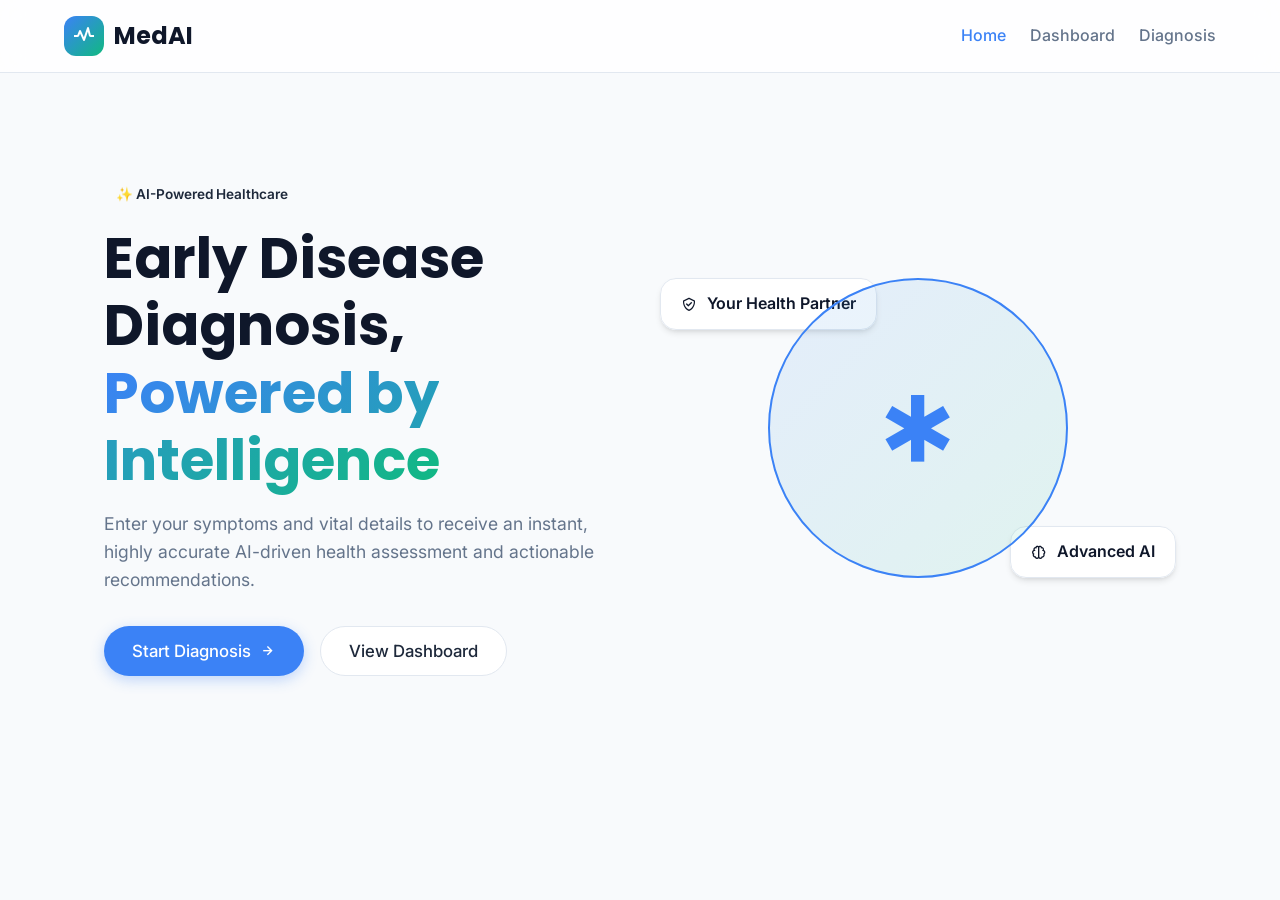
<file: frontend/index.html>
<!DOCTYPE html>
<html lang="en">
<head>
    <meta charset="UTF-8">
    <meta name="viewport" content="width=device-width, initial-scale=1.0">
    <title>MedAI - Healthcare Dashboard</title>
    <link href="https://fonts.googleapis.com/css2?family=Inter:wght@300;400;500;600;700&family=Poppins:wght@500;600;700&display=swap" rel="stylesheet">
    <link href='https://unpkg.com/boxicons@2.1.4/css/boxicons.min.css' rel='stylesheet'>
    <link rel="stylesheet" href="style.css">
</head>
<body>
    <!-- Navbar -->
    <nav class="navbar">
        <div class="logo" onclick="window.location.href='index.html'">
            <div class="logo-icon"><i class='bx bx-pulse'></i></div>
            <span>MedAI</span>
        </div>
        <div class="nav-links">
            <a href="index.html" class="nav-link active">Home</a>
            <a href="dashboard.html" class="nav-link">Dashboard</a>
            <a href="diagnosis.html" class="nav-link">Diagnosis</a>
        </div>
    </nav>

    <!-- Main Container -->
    <main class="container">
        <!-- Landing Page Hero -->
        <div class="hero">
            <div class="hero-content">
                <div class="badge">✨ AI-Powered Healthcare</div>
                <h1>Early Disease Diagnosis,<br><span class="text-gradient">Powered by Intelligence</span></h1>
                <p>Enter your symptoms and vital details to receive an instant, highly accurate AI-driven health assessment and actionable recommendations.</p>
                <div class="hero-buttons">
                    <button class="btn btn-primary btn-large" onclick="window.location.href='diagnosis.html'">
                        Start Diagnosis <i class='bx bx-right-arrow-alt'></i>
                    </button>
                    <button class="btn btn-secondary btn-large" onclick="window.location.href='dashboard.html'">
                        View Dashboard
                    </button>
                </div>
            </div>
            <div class="hero-visual">
                <div class="glass-card floating-1">
                    <i class='bx bx-check-shield'></i> Your Health Partner
                </div>
                <div class="glass-card floating-2">
                    <i class='bx bx-brain'></i> Advanced AI
                </div>
                <div class="hero-image-placeholder">
                    <div class="pulse-ring"></div>
                    <i class='bx bx-health'></i>
                </div>
            </div>
        </div>
    </main>
</body>
</html>
</file>
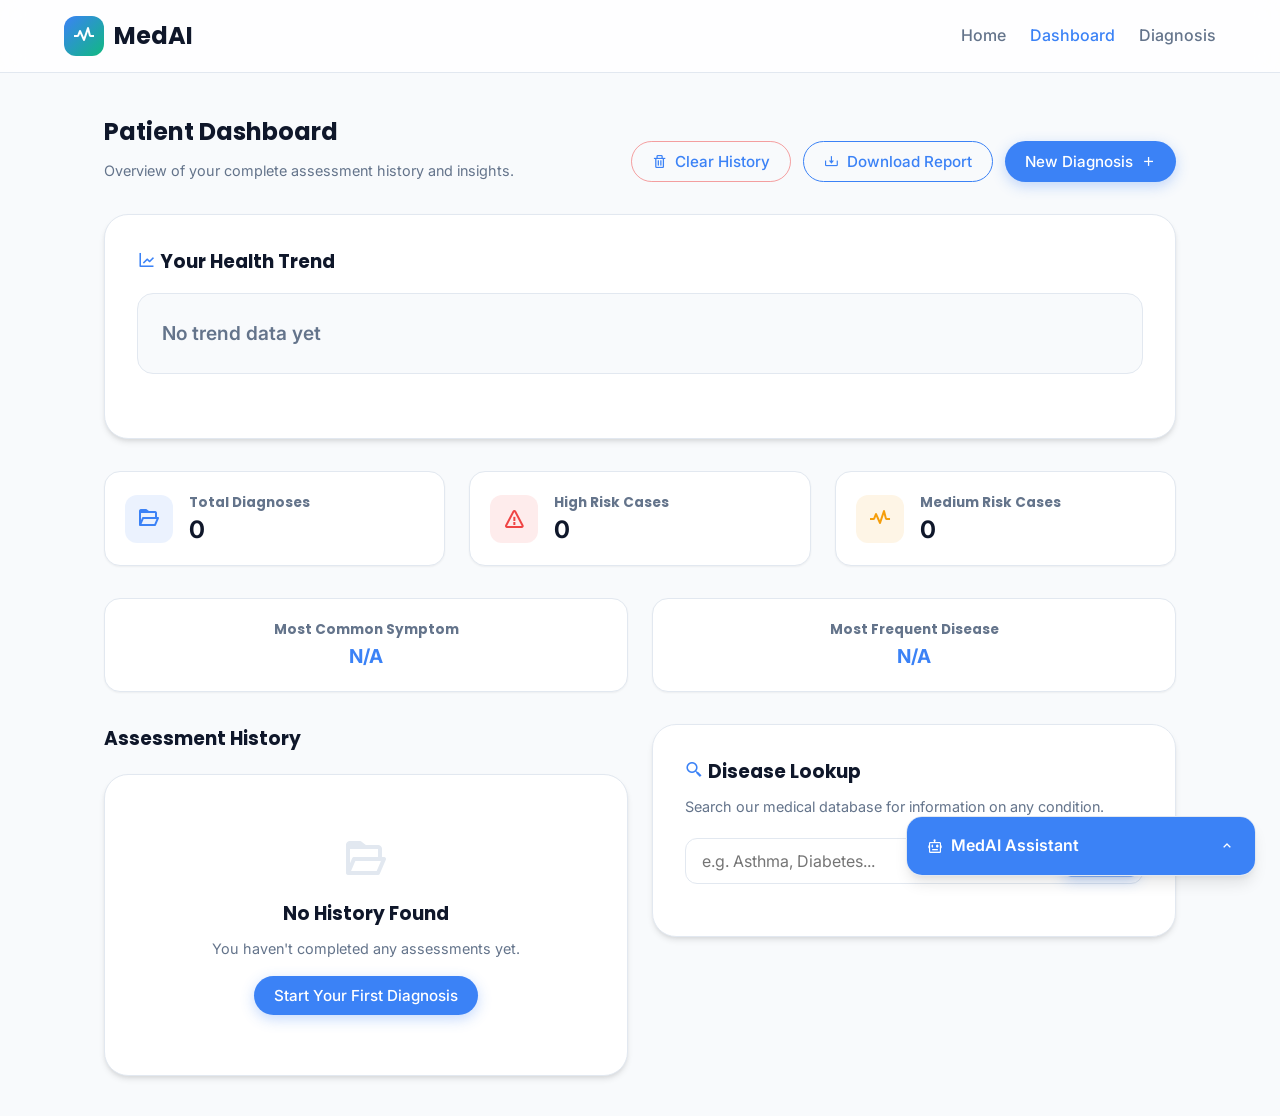
<file: frontend/dashboard.html>
<!DOCTYPE html>
<html lang="en">
<head>
    <meta charset="UTF-8">
    <meta name="viewport" content="width=device-width, initial-scale=1.0">
    <title>MedAI - Patient Dashboard</title>
    <link href="https://fonts.googleapis.com/css2?family=Inter:wght@300;400;500;600;700&family=Poppins:wght@500;600;700&display=swap" rel="stylesheet">
    <link href='https://unpkg.com/boxicons@2.1.4/css/boxicons.min.css' rel='stylesheet'>
    <link rel="stylesheet" href="style.css">
    <style>
        .trend-container {
            display: flex;
            align-items: center;
            justify-content: space-between;
            background: var(--bg-color);
            padding: 24px;
            border-radius: var(--radius-md);
            margin-bottom: 32px;
            border: 1px solid var(--border-light);
        }
        .trend-text { font-size: 1.2rem; font-weight: 600; display: flex; align-items: center; gap: 8px; }
        .timeline-wrapper {
            display: flex;
            align-items: center;
            gap: 16px;
            overflow-x: auto;
            padding-bottom: 8px;
        }
        .timeline-node {
            display: flex;
            flex-direction: column;
            align-items: center;
            min-width: 100px;
            position: relative;
        }
        .timeline-node:not(:last-child)::after {
            content: '';
            position: absolute;
            top: 14px;
            right: -25px;
            width: 30px;
            height: 2px;
            background: var(--border-light);
            z-index: 0;
        }
        .tl-dot {
            width: 30px;
            height: 30px;
            border-radius: 50%;
            display: flex;
            align-items: center;
            justify-content: center;
            color: white;
            font-size: 1rem;
            z-index: 1;
            margin-bottom: 8px;
        }
        .tl-date { font-size: 0.8rem; color: var(--text-muted); font-weight: 500; text-align: center; }
        .tl-risk { font-size: 0.85rem; font-weight: 600; text-align: center; }
    </style>
</head>
<body>
    <!-- Navbar -->
    <nav class="navbar">
        <div class="logo" onclick="window.location.href='index.html'">
            <div class="logo-icon"><i class='bx bx-pulse'></i></div>
            <span>MedAI</span>
        </div>
        <div class="nav-links">
            <a href="index.html" class="nav-link">Home</a>
            <a href="dashboard.html" class="nav-link active">Dashboard</a>
            <a href="diagnosis.html" class="nav-link">Diagnosis</a>
        </div>
    </nav>

    <main class="container">
        <div style="display: flex; justify-content: space-between; align-items: flex-end; margin-bottom: 32px; flex-wrap: wrap; gap: 16px;">
            <div>
                <h2 style="margin-bottom: 8px;">Patient Dashboard</h2>
                <p class="text-muted">Overview of your complete assessment history and insights.</p>
            </div>
            <div style="display: flex; gap: 12px;">
                <button class="btn btn-outline text-red" style="border-color: rgba(239, 68, 68, 0.5);" onclick="app.clearHistory()">
                    <i class='bx bx-trash'></i> Clear History
                </button>
                <button class="btn btn-outline" onclick="app.downloadReport()">
                    <i class='bx bx-download'></i> Download Report
                </button>
                <button class="btn btn-primary" onclick="window.location.href='diagnosis.html'">
                    New Diagnosis <i class='bx bx-plus'></i>
                </button>
            </div>
        </div>

        <!-- Health Trend Timeline -->
        <div class="card" style="margin-bottom: 32px;">
            <h3 style="margin-bottom: 16px;"><i class='bx bx-line-chart text-primary'></i> Your Health Trend</h3>
            <div class="trend-container">
                <div id="trend-status" class="trend-text text-muted">
                    <i class='bx bx-minus-circle'></i> Stable condition
                </div>
                <div class="timeline-wrapper" id="timeline-wrapper">
                    <!-- Populated by JS -->
                    <span class="text-muted" style="font-size: 0.9rem;">Not enough data for timeline.</span>
                </div>
            </div>
        </div>

        <!-- Insights -->
        <div class="grid-3" style="margin-bottom: 32px;">
            <div class="stat-card">
                <div class="stat-icon bg-blue"><i class='bx bx-folder-open'></i></div>
                <div class="stat-info">
                    <h4>Total Diagnoses</h4>
                    <span id="stat-total">0</span>
                </div>
            </div>
            <div class="stat-card">
                <div class="stat-icon bg-red"><i class='bx bx-error'></i></div>
                <div class="stat-info">
                    <h4>High Risk Cases</h4>
                    <span id="stat-high-risk">0</span>
                </div>
            </div>
            <div class="stat-card">
                <div class="stat-icon bg-yellow"><i class='bx bx-pulse'></i></div>
                <div class="stat-info">
                    <h4>Medium Risk Cases</h4>
                    <span id="stat-med-risk">0</span>
                </div>
            </div>
        </div>
        
        <div class="grid-2" style="margin-bottom: 32px;">
            <div class="stat-card" style="justify-content: center; text-align: center;">
                <div class="stat-info">
                    <h4>Most Common Symptom</h4>
                    <span id="stat-top-symptom" style="font-size: 1.2rem; color: var(--primary);">None</span>
                </div>
            </div>
            <div class="stat-card" style="justify-content: center; text-align: center;">
                <div class="stat-info">
                    <h4>Most Frequent Disease</h4>
                    <span id="stat-top-disease" style="font-size: 1.2rem; color: var(--primary);">None</span>
                </div>
            </div>
        </div>

        <div class="grid-2">
            <!-- Left: History -->
            <div>
                <h3 style="margin-bottom: 20px;">Assessment History</h3>
                <div id="history-list" style="display: flex; flex-direction: column; gap: 16px;">
                    <!-- Populated by JS -->
                </div>
            </div>

            <!-- Right: Disease Search System -->
            <div>
                <div class="card" style="position: sticky; top: 100px;">
                    <h3 style="margin-bottom: 8px;"><i class='bx bx-search-alt-2 text-primary'></i> Disease Lookup</h3>
                    <p class="text-muted" style="margin-bottom: 20px; font-size: 0.9rem;">Search our medical database for information on any condition.</p>
                    
                    <div class="input-group">
                        <div style="position: relative;">
                            <input type="text" id="disease-search-input" placeholder="e.g. Asthma, Diabetes..." onkeypress="app.handleSearchKey(event)">
                            <button onclick="app.searchDisease()" class="btn btn-primary" style="position: absolute; right: 4px; top: 50%; transform: translateY(-50%); padding: 6px 12px; border-radius: 8px;">Search</button>
                        </div>
                    </div>

                    <!-- Search Loading State -->
                    <div id="search-loading" class="hidden text-center" style="padding: 30px;">
                        <i class='bx bx-loader-alt bx-spin text-primary' style="font-size: 2rem;"></i>
                        <p class="text-muted mt-2">Searching database...</p>
                    </div>
                    
                    <!-- Search Error State -->
                    <div id="search-error" class="hidden text-center" style="padding: 20px; color: var(--text-muted); font-size: 0.9rem;">
                        <!-- Inline error message injected here if needed -->
                    </div>

                    <!-- Search Results -->
                    <div id="search-results" class="hidden" style="margin-top: 24px; padding-top: 24px; border-top: 1px solid var(--border-light);">
                        <h4 id="sr-name" style="margin-bottom: 12px; color: var(--primary); font-size: 1.2rem;">Disease Name</h4>
                        
                        <div style="margin-bottom: 16px;">
                            <span style="font-size: 0.85rem; font-weight: 600; color: var(--text-main);">Symptoms:</span>
                            <div id="sr-symptoms" style="font-size: 0.9rem; color: var(--text-muted); margin-top: 4px;"></div>
                        </div>
                        <div style="margin-bottom: 16px;">
                            <span style="font-size: 0.85rem; font-weight: 600; color: var(--text-main);">Causes:</span>
                            <div id="sr-causes" style="font-size: 0.9rem; color: var(--text-muted); margin-top: 4px;"></div>
                        </div>
                        <div style="margin-bottom: 16px;">
                            <span style="font-size: 0.85rem; font-weight: 600; color: var(--text-main);">Prevention:</span>
                            <div id="sr-prevention" style="font-size: 0.9rem; color: var(--text-muted); margin-top: 4px;"></div>
                        </div>
                        <div>
                            <span style="font-size: 0.85rem; font-weight: 600; color: var(--text-main);">Basic Treatment:</span>
                            <div id="sr-treatment" style="font-size: 0.9rem; color: var(--text-muted); margin-top: 4px;"></div>
                        </div>
                    </div>
                </div>
            </div>
        </div>
    </main>

    <div id="toast">An error occurred. Please try again.</div>

    <script src="script.js"></script>
</body>
</html>
</file>
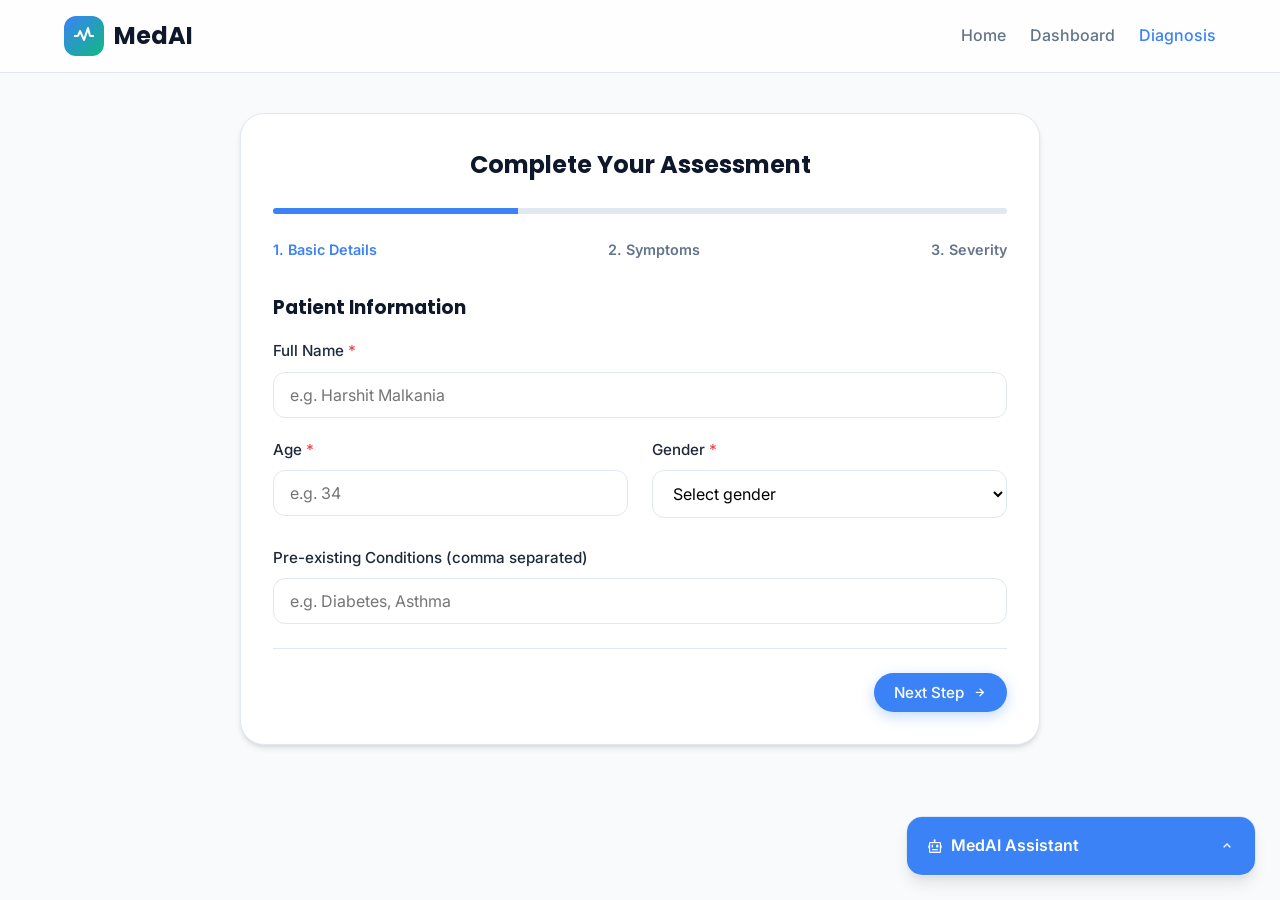
<file: frontend/diagnosis.html>
<!DOCTYPE html>
<html lang="en">
<head>
    <meta charset="UTF-8">
    <meta name="viewport" content="width=device-width, initial-scale=1.0">
    <title>MedAI - New Diagnosis</title>
    <link href="https://fonts.googleapis.com/css2?family=Inter:wght@300;400;500;600;700&family=Poppins:wght@500;600;700&display=swap" rel="stylesheet">
    <link href='https://unpkg.com/boxicons@2.1.4/css/boxicons.min.css' rel='stylesheet'>
    <link rel="stylesheet" href="style.css">
    <style>
        .step-label { transition: color 0.3s; }
        .step-label.active { color: var(--primary); }
    </style>
</head>
<body>
    <!-- Navbar -->
    <nav class="navbar">
        <div class="logo" onclick="window.location.href='index.html'">
            <div class="logo-icon"><i class='bx bx-pulse'></i></div>
            <span>MedAI</span>
        </div>
        <div class="nav-links">
            <a href="index.html" class="nav-link">Home</a>
            <a href="dashboard.html" class="nav-link">Dashboard</a>
            <a href="diagnosis.html" class="nav-link active">Diagnosis</a>
        </div>
    </nav>

    <main class="container">
        <div class="card" style="max-width: 800px; margin: 0 auto;">
            <h2 class="text-center" style="margin-bottom: 24px;">Complete Your Assessment</h2>
            
            <!-- Progress Indicator -->
            <div style="width: 100%; height: 6px; background: var(--border-light); border-radius: 3px; margin-bottom: 24px; overflow: hidden;">
                <div id="diag-progress" style="width: 33.33%; height: 100%; background: var(--primary); transition: width 0.4s ease;"></div>
            </div>
            <div style="display: flex; justify-content: space-between; margin-bottom: 32px; font-weight: 600; color: var(--text-muted); font-size: 0.9rem;">
                <span id="step-label-1" class="step-label active">1. Basic Details</span>
                <span id="step-label-2" class="step-label">2. Symptoms</span>
                <span id="step-label-3" class="step-label">3. Severity</span>
            </div>

            <form id="diagnosis-form">
                
                <!-- STEP 1: Basic Details -->
                <div id="diag-step-1">
                    <h3 style="margin-bottom: 16px;">Patient Information</h3>
                    <div class="input-group">
                        <label>Full Name <span class="text-red">*</span></label>
                        <input type="text" id="diag-name" placeholder="e.g. Harshit Malkania " required>
                    </div>
                    <div class="grid-2">
                        <div class="input-group">
                            <label>Age <span class="text-red">*</span></label>
                            <input type="number" id="diag-age" placeholder="e.g. 34" min="1" max="120" required>
                        </div>
                        <div class="input-group">
                            <label>Gender <span class="text-red">*</span></label>
                            <select id="diag-gender" required>
                                <option value="" disabled selected>Select gender</option>
                                <option value="Male">Male</option>
                                <option value="Female">Female</option>
                                <option value="Other">Other</option>
                            </select>
                        </div>
                    </div>
                    <div class="input-group mt-2">
                        <label>Pre-existing Conditions (comma separated)</label>
                        <input type="text" id="diag-conditions" placeholder="e.g. Diabetes, Asthma">
                    </div>
                    <div style="display: flex; justify-content: flex-end; margin-top: 24px; padding-top: 24px; border-top: 1px solid var(--border-light);">
                        <button type="button" class="btn btn-primary" onclick="app.nextStep(2)">Next Step <i class='bx bx-right-arrow-alt'></i></button>
                    </div>
                </div>

                <!-- STEP 2: Symptoms -->
                <div id="diag-step-2" class="hidden">
                    <h3 style="margin-bottom: 8px;">Symptom Assessment</h3>
                    <p class="text-muted" style="margin-bottom: 16px;">Select all symptoms you are currently experiencing.</p>
                    
                    <div class="input-group">
                        <div style="position: relative;">
                            <i class='bx bx-search' style="position: absolute; left: 16px; top: 50%; transform: translateY(-50%); color: var(--text-muted); font-size: 1.2rem;"></i>
                            <input type="text" id="symptom-search-input" placeholder="Search symptoms..." style="padding-left: 48px;">
                        </div>
                    </div>

                    <div class="symptoms-grid" id="symptoms-container" style="max-height: 200px; overflow-y: auto; padding-right: 10px; margin-bottom: 24px;">
                        <!-- Populated by JS -->
                    </div>
                    
                    <div style="background: var(--bg-color); padding: 16px; border-radius: 12px; border: 1px dashed var(--border-light);">
                        <h4 style="margin-bottom: 8px; font-size: 0.95rem; color: var(--text-muted);">Selected Symptoms</h4>
                        <div id="selected-symptoms" class="symptoms-grid">
                            <span class="text-muted" style="font-size: 0.85rem;">None selected.</span>
                        </div>
                    </div>

                    <div style="display: flex; justify-content: space-between; margin-top: 24px; padding-top: 24px; border-top: 1px solid var(--border-light);">
                        <button type="button" class="btn btn-outline" onclick="app.nextStep(1)">Back</button>
                        <button type="button" class="btn btn-primary" onclick="app.nextStep(3)">Next Step <i class='bx bx-right-arrow-alt'></i></button>
                    </div>
                </div>

                <!-- STEP 3: Severity -->
                <div id="diag-step-3" class="hidden">
                    <h3 style="margin-bottom: 8px;">Severity of Symptoms</h3>
                    <p class="text-muted" style="margin-bottom: 24px;">How severe are your overall symptoms?</p>
                    
                    <div class="grid-3">
                        <div class="severity-card" onclick="app.selectSeverity('mild')" id="sev-mild">
                            <div class="sev-icon bg-green"><i class='bx bx-smile'></i></div>
                            <h4 style="margin-bottom: 8px;">Mild</h4>
                            <p style="font-size: 0.85rem; color: var(--text-muted);">Noticeable but doesn't interfere with daily activities</p>
                        </div>
                        <div class="severity-card" onclick="app.selectSeverity('moderate')" id="sev-moderate">
                            <div class="sev-icon bg-yellow"><i class='bx bx-meh'></i></div>
                            <h4 style="margin-bottom: 8px;">Moderate</h4>
                            <p style="font-size: 0.85rem; color: var(--text-muted);">Interferes somewhat with daily activities</p>
                        </div>
                        <div class="severity-card" onclick="app.selectSeverity('severe')" id="sev-severe">
                            <div class="sev-icon bg-red"><i class='bx bx-sad'></i></div>
                            <h4 style="margin-bottom: 8px;">Severe</h4>
                            <p style="font-size: 0.85rem; color: var(--text-muted);">Significantly impacts or prevents daily activities</p>
                        </div>
                    </div>

                    <div style="display: flex; justify-content: space-between; margin-top: 32px; padding-top: 24px; border-top: 1px solid var(--border-light);">
                        <button type="button" class="btn btn-outline" onclick="app.nextStep(2)">Back</button>
                        <button type="submit" class="btn btn-accent btn-large" id="submit-btn">
                            Get Diagnosis <i class='bx bx-magic-wand'></i>
                        </button>
                    </div>
                </div>

            </form>
        </div>
    </main>

    <!-- Global Loader -->
    <div id="global-loader" class="loader-overlay hidden">
        <div class="spinner"></div>
        <h3 style="color: white; margin-top: 16px;">Analyzing with AI...</h3>
        <p style="color: #CBD5E1; margin-top: 8px;">Please wait while we process your symptoms.</p>
    </div>

    <script src="script.js"></script>
</body>
</html>
</file>
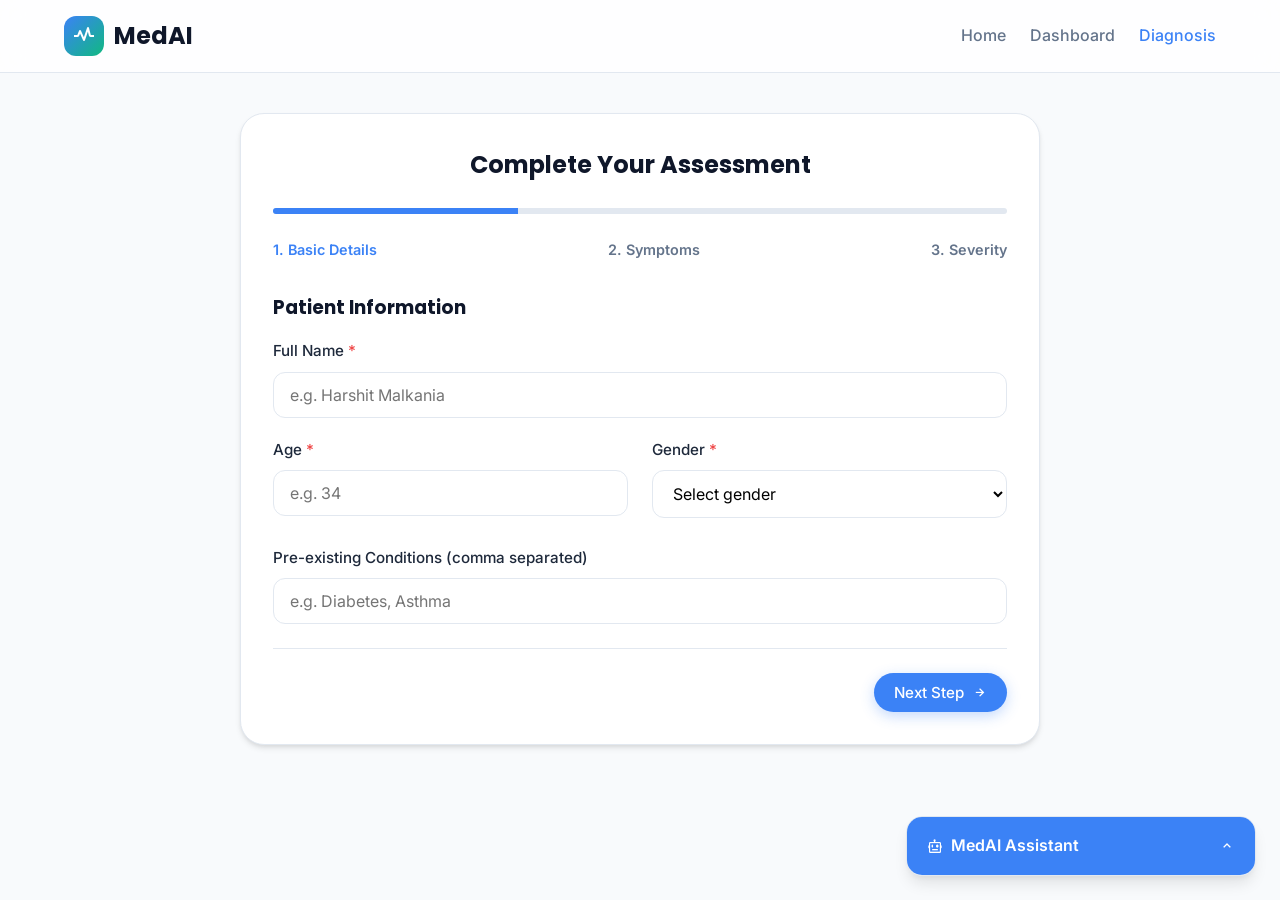
<file: frontend/result.html>
<!DOCTYPE html>
<html lang="en">
<head>
    <meta charset="UTF-8">
    <meta name="viewport" content="width=device-width, initial-scale=1.0">
    <title>MedAI - Assessment Results</title>
    <link href="https://fonts.googleapis.com/css2?family=Inter:wght@300;400;500;600;700&family=Poppins:wght@500;600;700&display=swap" rel="stylesheet">
    <link href='https://unpkg.com/boxicons@2.1.4/css/boxicons.min.css' rel='stylesheet'>
    <link rel="stylesheet" href="style.css">
    <style>
        .score-circle {
            width: 120px;
            height: 120px;
            border-radius: 50%;
            display: flex;
            align-items: center;
            justify-content: center;
            flex-direction: column;
            border: 8px solid var(--border-light);
            margin: 0 auto 16px;
            background: var(--white);
            color: var(--dark-card);
            transition: border-color 1s ease;
        }
        .score-circle .number { font-size: 2.2rem; font-weight: 700; line-height: 1; }
        .score-circle .label { font-size: 0.8rem; font-weight: 600; color: var(--text-muted); text-transform: uppercase; margin-top: 4px; }
        .next-steps-list { list-style: none; padding: 0; margin: 0; }
        .next-steps-list li { display: flex; align-items: flex-start; gap: 10px; margin-bottom: 12px; font-size: 0.95rem; }
        .next-steps-list i { font-size: 1.2rem; margin-top: 2px; }
    </style>
</head>
<body>
    <!-- Navbar -->
    <nav class="navbar">
        <div class="logo" onclick="window.location.href='index.html'">
            <div class="logo-icon"><i class='bx bx-pulse'></i></div>
            <span>MedAI</span>
        </div>
        <div class="nav-links">
            <a href="index.html" class="nav-link">Home</a>
            <a href="dashboard.html" class="nav-link">Dashboard</a>
            <a href="diagnosis.html" class="nav-link">Diagnosis</a>
        </div>
    </nav>

    <main class="container">
        <div class="grid-2">
            <!-- Results Main -->
            <div>
                <h2 id="res-greeting" style="margin-bottom: 8px;">Hello</h2>
                <p class="text-muted" style="margin-bottom: 32px;">Here is your personalized AI-driven health assessment.</p>
                
                <div id="emergency-banner" class="emergency-banner hidden">
                    <i class='bx bx-error-circle bx-tada'></i>
                    <div>
                        <strong>High Severity Alert</strong>
                        <p>Based on your inputs, we strongly advise seeking immediate medical attention.</p>
                    </div>
                </div>

                <div class="card" style="margin-bottom: 24px;">
                    <h3 style="margin-bottom: 24px; border-bottom: 1px solid var(--border-light); padding-bottom: 16px;">
                        <i class='bx bx-check-shield text-primary'></i> Possible Conditions
                    </h3>
                    <div id="diseases-list">
                        <!-- Populated by JS -->
                    </div>
                </div>

                <!-- Smart Explanation -->
                <div class="card bg-blue" style="border: 1px solid rgba(59, 130, 246, 0.2); margin-bottom: 24px;">
                    <h4 style="margin-bottom: 12px; display: flex; align-items: center; gap: 8px; color: var(--primary);">
                        <i class='bx bx-brain'></i> AI Analysis Explanation
                    </h4>
                    <p style="font-size: 0.95rem; color: var(--text-main); margin-bottom: 12px;">Based on your reported symptoms of <strong id="exp-symptoms"></strong>, our machine learning model identified patterns commonly associated with <strong id="exp-disease"></strong>.</p>
                    <p style="font-size: 0.9rem; color: var(--text-muted);">Please note that this is a probabilistic prediction model and not a definitive medical diagnosis.</p>
                </div>

                <!-- Actionable Next Steps -->
                <div class="card" style="border-top: 4px solid var(--primary);">
                    <h3 style="margin-bottom: 16px; display: flex; align-items: center; gap: 8px;">
                        <i class='bx bx-map-alt text-primary'></i> Recommended Next Steps
                    </h3>
                    <ul class="next-steps-list" id="next-steps-list">
                        <!-- Populated by JS -->
                    </ul>
                </div>
            </div>

            <!-- Results Sidebar -->
            <div>
                <div class="dark-card" style="position: sticky; top: 100px;">
                    
                    <!-- Health Score Widget -->
                    <div style="text-align: center; margin-bottom: 32px; padding-bottom: 24px; border-bottom: 1px solid rgba(255,255,255,0.1);">
                        <h3 style="color: white; margin-bottom: 20px;">Overall Health Score</h3>
                        <div class="score-circle" id="health-score-circle">
                            <div class="number" id="hs-number">--</div>
                            <div class="label">out of 100</div>
                        </div>
                        <div id="hs-label" class="badge" style="background: rgba(255,255,255,0.1); color: white; font-size: 1rem; padding: 6px 16px;">Processing</div>
                    </div>

                    <h3 style="margin-bottom: 24px;">Assessment Summary</h3>
                    
                    <div style="display: flex; justify-content: space-between; align-items: center; border-bottom: 1px solid rgba(255,255,255,0.1); padding-bottom: 16px; margin-bottom: 20px;">
                        <span style="color: #CBD5E1;">Risk Level</span>
                        <span id="res-risk-badge" class="badge">Processing...</span>
                    </div>

                    <div style="background: rgba(255,255,255,0.05); padding: 20px; border-radius: 16px; margin-bottom: 32px; border: 1px solid rgba(255,255,255,0.1);">
                        <h4 style="color: white; margin-bottom: 12px; display: flex; align-items: center; gap: 8px;">
                            <i class='bx bx-bulb text-accent' style="font-size: 1.2rem;"></i> General Advice
                        </h4>
                        <p id="res-recommendation" style="color: #E2E8F0; font-size: 0.95rem; line-height: 1.6;">Loading...</p>
                    </div>

                    <button class="btn btn-primary btn-full btn-large" id="save-btn" onclick="app.saveAndGoDashboard()">
                        Save & View Dashboard <i class='bx bx-right-arrow-alt'></i>
                    </button>
                    <button class="btn btn-outline btn-full mt-4" style="color: white; border-color: rgba(255,255,255,0.3);" onclick="window.location.href='diagnosis.html'">
                        Start New Assessment
                    </button>
                </div>
            </div>
        </div>
    </main>

    <div id="toast">An error occurred. Please try again.</div>

    <script src="script.js"></script>
</body>
</html>
</file>
<file: frontend/style.css>
:root {
    --bg-color: #F8FAFC;
    --primary: #3B82F6;
    --primary-hover: #2563EB;
    --dark-card: #0F172A;
    --dark-card-hover: #1E293B;
    --accent: #10B981; 
    --accent-hover: #059669;
    --text-main: #1E293B;
    --text-muted: #64748B;
    --white: #FFFFFF;
    --border-light: #E2E8F0;
    --shadow-sm: 0 1px 2px 0 rgba(0, 0, 0, 0.05);
    --shadow-md: 0 4px 6px -1px rgba(0, 0, 0, 0.1), 0 2px 4px -1px rgba(0, 0, 0, 0.06);
    --shadow-lg: 0 10px 15px -3px rgba(0, 0, 0, 0.1), 0 4px 6px -2px rgba(0, 0, 0, 0.05);
    --radius-md: 16px;
    --radius-lg: 24px;
    --radius-full: 9999px;
    --transition: all 0.3s cubic-bezier(0.4, 0, 0.2, 1);
}

* {
    margin: 0;
    padding: 0;
    box-sizing: border-box;
}

body {
    font-family: 'Inter', sans-serif;
    background-color: var(--bg-color);
    color: var(--text-main);
    line-height: 1.6;
    overflow-x: hidden;
}

h1, h2, h3, h4, h5 {
    font-family: 'Poppins', sans-serif;
    color: var(--dark-card);
}

a { text-decoration: none; color: inherit; }
button { cursor: pointer; font-family: inherit; }
.hidden { display: none !important; }

/* Utilities */
.text-center { text-align: center; }
.text-gradient {
    background: linear-gradient(135deg, var(--primary), var(--accent));
    background-clip: text;
    -webkit-background-clip: text;
    -webkit-text-fill-color: transparent;
}
.text-muted { color: var(--text-muted); font-size: 0.9rem; }
.text-primary { color: var(--primary); }
.text-accent { color: var(--accent); }
.text-green { color: #10B981; }
.text-red { color: #EF4444; }
.bg-blue { background: rgba(59, 130, 246, 0.1); color: var(--primary); }
.bg-green { background: rgba(16, 185, 129, 0.1); color: var(--accent); }
.bg-yellow { background: rgba(245, 158, 11, 0.1); color: #F59E0B; }
.bg-red { background: rgba(239, 68, 68, 0.1); color: #EF4444; }
.mt-2 { margin-top: 0.5rem; }
.mt-4 { margin-top: 1rem; }
.mt-6 { margin-top: 1.5rem; }
.mt-8 { margin-top: 2rem; }

/* Buttons */
.btn {
    padding: 10px 20px;
    border-radius: var(--radius-full);
    border: none;
    font-weight: 500;
    font-size: 0.95rem;
    transition: var(--transition);
    display: inline-flex;
    align-items: center;
    gap: 8px;
    justify-content: center;
}
.btn-primary { background-color: var(--primary); color: var(--white); box-shadow: 0 4px 14px rgba(59, 130, 246, 0.3); }
.btn-primary:hover { background-color: var(--primary-hover); transform: translateY(-2px); }
.btn-secondary { background-color: var(--white); color: var(--text-main); border: 1px solid var(--border-light); }
.btn-secondary:hover { border-color: var(--primary); color: var(--primary); }
.btn-outline { background: transparent; color: var(--primary); border: 1px solid var(--primary); }
.btn-outline:hover { background: var(--primary); color: var(--white); }
.btn-accent { background-color: var(--accent); color: var(--white); box-shadow: 0 4px 14px rgba(16, 185, 129, 0.3); }
.btn-accent:hover { background-color: var(--accent-hover); transform: translateY(-2px); }
.btn-large { padding: 14px 28px; font-size: 1.05rem; }
.btn-full { width: 100%; padding: 12px; }
.btn:disabled { opacity: 0.7; cursor: not-allowed; transform: none !important; }

/* Badges */
.badge { display: inline-block; padding: 4px 12px; border-radius: var(--radius-full); font-size: 0.85rem; font-weight: 600; }
.badge-blue { background: rgba(59, 130, 246, 0.1); color: var(--primary); }
.badge-green { background: rgba(16, 185, 129, 0.1); color: var(--accent); }
.badge-yellow { background: rgba(245, 158, 11, 0.1); color: #F59E0B; }
.badge-red { background: rgba(239, 68, 68, 0.1); color: #EF4444; }

/* Navbar */
.navbar { display: flex; justify-content: space-between; align-items: center; padding: 16px 5%; background: rgba(255, 255, 255, 0.8); backdrop-filter: blur(12px); border-bottom: 1px solid var(--border-light); position: sticky; top: 0; z-index: 100; }
.logo { display: flex; align-items: center; gap: 10px; font-family: 'Poppins', sans-serif; font-size: 1.5rem; font-weight: 700; color: var(--dark-card); cursor: pointer; }
.logo-icon { width: 40px; height: 40px; border-radius: 12px; background: linear-gradient(135deg, var(--primary), var(--accent)); display: flex; align-items: center; justify-content: center; color: white; font-size: 1.5rem; }
.nav-links { display: flex; align-items: center; gap: 24px; }
.nav-link { color: var(--text-muted); font-weight: 500; transition: var(--transition); }
.nav-link:hover, .nav-link.active { color: var(--primary); }

/* Main Container */
.container { min-height: calc(100vh - 80px); padding: 40px 5%; max-width: 1200px; margin: 0 auto; }

/* Hero Section */
.hero { display: flex; align-items: center; justify-content: space-between; gap: 40px; min-height: 70vh; }
.hero-content { flex: 1; max-width: 600px; }
.hero-content h1 { font-size: 3.5rem; line-height: 1.2; margin: 16px 0; }
.hero-content p { font-size: 1.1rem; color: var(--text-muted); margin-bottom: 32px; }
.hero-buttons { display: flex; gap: 16px; }
.hero-visual { flex: 1; position: relative; height: 500px; display: flex; align-items: center; justify-content: center; }
.hero-image-placeholder { width: 300px; height: 300px; background: linear-gradient(135deg, rgba(59,130,246,0.1), rgba(16,185,129,0.1)); border-radius: 50%; display: flex; align-items: center; justify-content: center; font-size: 5rem; color: var(--primary); position: relative; }
.pulse-ring { position: absolute; width: 100%; height: 100%; border-radius: 50%; border: 2px solid var(--primary); animation: pulse 2s infinite; }
@keyframes pulse { 0% { transform: scale(1); opacity: 0.8; } 100% { transform: scale(1.5); opacity: 0; } }
.glass-card { position: absolute; background: rgba(255, 255, 255, 0.9); backdrop-filter: blur(10px); padding: 12px 20px; border-radius: var(--radius-md); box-shadow: var(--shadow-md); display: flex; align-items: center; gap: 10px; font-weight: 600; color: var(--dark-card); border: 1px solid var(--border-light); }
.floating-1 { top: 20%; left: 0; animation: float 4s ease-in-out infinite; }
.floating-2 { bottom: 20%; right: 0; animation: float 5s ease-in-out infinite alternate; }
@keyframes float { 0% { transform: translateY(0px); } 50% { transform: translateY(-15px); } 100% { transform: translateY(0px); } }

/* Forms & Inputs */
.input-group { margin-bottom: 20px; display: flex; flex-direction: column; gap: 8px; }
.input-group label { font-size: 0.95rem; font-weight: 500; color: var(--text-main); }
input, select, textarea { width: 100%; padding: 12px 16px; border: 1px solid var(--border-light); border-radius: 12px; font-family: inherit; font-size: 1rem; outline: none; transition: var(--transition); background: var(--white); }
input:focus, select:focus { border-color: var(--primary); box-shadow: 0 0 0 3px rgba(59, 130, 246, 0.1); }

/* Card System */
.card { background: var(--white); padding: 32px; border-radius: var(--radius-lg); box-shadow: var(--shadow-md); border: 1px solid var(--border-light); }
.dark-card { background-color: var(--dark-card); color: var(--white); border-radius: var(--radius-lg); box-shadow: var(--shadow-lg); padding: 32px; }

/* Grid Layouts */
.grid-2 { display: grid; grid-template-columns: 1fr 1fr; gap: 24px; }
.grid-3 { display: grid; grid-template-columns: repeat(3, 1fr); gap: 24px; }
.grid-4 { display: grid; grid-template-columns: repeat(4, 1fr); gap: 16px; }

/* Symptom Selection */
.symptoms-grid { display: flex; flex-wrap: wrap; gap: 10px; margin-top: 10px; }
.tag { background: var(--bg-color); border: 1px solid var(--border-light); padding: 8px 16px; border-radius: var(--radius-full); font-size: 0.9rem; cursor: pointer; transition: var(--transition); display: flex; align-items: center; gap: 6px; }
.tag:hover { background: #F1F5F9; }
.tag.selected { background: var(--primary); color: white; border-color: var(--primary); }

/* Severity */
.severity-card { border: 2px solid var(--border-light); border-radius: var(--radius-md); padding: 24px 16px; text-align: center; cursor: pointer; transition: var(--transition); background: var(--white); }
.severity-card:hover { border-color: var(--text-muted); }
.severity-card.selected { border-color: var(--primary); background: rgba(59, 130, 246, 0.05); }
.sev-icon { width: 50px; height: 50px; border-radius: 50%; display: flex; align-items: center; justify-content: center; font-size: 1.5rem; margin: 0 auto 16px; }

/* Results specific */
.emergency-banner { background: rgba(239, 68, 68, 0.1); border: 1px solid rgba(239, 68, 68, 0.3); border-radius: var(--radius-md); padding: 20px; margin-bottom: 24px; display: flex; align-items: flex-start; gap: 16px; color: #991B1B; }
.disease-item { padding: 16px 0; border-bottom: 1px solid var(--border-light); }
.disease-item:last-child { border-bottom: none; }
.prob-bar-bg { width: 100%; height: 8px; background: var(--bg-color); border-radius: 4px; overflow: hidden; margin-top: 8px; }
.prob-bar-fill { height: 100%; background: linear-gradient(90deg, var(--primary), var(--accent)); width: 0%; transition: width 1s cubic-bezier(0.4, 0, 0.2, 1); }

/* Loader Overlay & Toast */
.loader-overlay { position: fixed; top: 0; left: 0; width: 100%; height: 100%; background: rgba(255,255,255,0.9); backdrop-filter: blur(5px); display: flex; align-items: center; justify-content: center; z-index: 9999; flex-direction: column; }
.spinner { width: 60px; height: 60px; border: 4px solid var(--border-light); border-top-color: var(--primary); border-radius: 50%; animation: spin 1s linear infinite; margin-bottom: 16px; }
@keyframes spin { to { transform: rotate(360deg); } }

#toast { position: fixed; bottom: 20px; left: 50%; transform: translateX(-50%); background: #EF4444; color: white; padding: 12px 24px; border-radius: 8px; box-shadow: var(--shadow-md); z-index: 10000; display: none; font-weight: 500; }

/* Chatbot Specifics */
.chatbot-container { position: fixed; bottom: 24px; right: 24px; width: 350px; background: var(--white); border-radius: var(--radius-md); box-shadow: var(--shadow-lg); border: 1px solid var(--border-light); z-index: 5000; overflow: hidden; display: flex; flex-direction: column; transition: var(--transition); }
.chatbot-container.collapsed { height: 60px; }
.chat-header { background: var(--primary); color: white; padding: 16px 20px; display: flex; justify-content: space-between; align-items: center; cursor: pointer; font-weight: 600; }
.chat-body { padding: 16px; height: 350px; overflow-y: auto; display: flex; flex-direction: column; gap: 12px; background: var(--bg-color); }
.message { display: flex; gap: 12px; max-width: 85%; }
.message.ai-message { align-self: flex-start; }
.message.user-message { align-self: flex-end; flex-direction: row-reverse; }
.msg-avatar { width: 32px; height: 32px; border-radius: 50%; background: var(--primary); color: white; display: flex; align-items: center; justify-content: center; font-size: 1.2rem; flex-shrink: 0; }
.user-message .msg-avatar { background: var(--text-muted); }
.msg-content { background: var(--white); padding: 10px 14px; border-radius: 12px; font-size: 0.9rem; box-shadow: var(--shadow-sm); border: 1px solid var(--border-light); }
.user-message .msg-content { background: var(--primary); color: white; border: none; }
.chatbot-input { padding: 12px; background: var(--white); border-top: 1px solid var(--border-light); display: flex; gap: 8px; }
.chatbot-input input { border-radius: 20px; padding: 8px 16px; border: 1px solid var(--border-light); }
.chatbot-input button { background: var(--primary); color: white; border: none; width: 40px; height: 40px; border-radius: 50%; display: flex; align-items: center; justify-content: center; transition: var(--transition); }
.chatbot-input button:hover { background: var(--primary-hover); transform: scale(1.05); }
.typing-indicator { display: flex; gap: 4px; padding: 4px; }
.typing-dot { width: 6px; height: 6px; background: var(--text-muted); border-radius: 50%; animation: bounce 1.4s infinite ease-in-out both; }
.typing-dot:nth-child(1) { animation-delay: -0.32s; }
.typing-dot:nth-child(2) { animation-delay: -0.16s; }
@keyframes bounce { 0%, 80%, 100% { transform: scale(0); } 40% { transform: scale(1); } }

/* Stats Cards */
.stat-card { background: var(--white); padding: 20px; border-radius: var(--radius-md); border: 1px solid var(--border-light); display: flex; align-items: center; gap: 16px; box-shadow: var(--shadow-sm); }
.stat-icon { width: 48px; height: 48px; border-radius: 12px; display: flex; align-items: center; justify-content: center; font-size: 1.5rem; }
.stat-info h4 { font-size: 0.85rem; color: var(--text-muted); margin-bottom: 4px; }
.stat-info span { font-size: 1.5rem; font-weight: 700; color: var(--dark-card); line-height: 1; }
</file>
